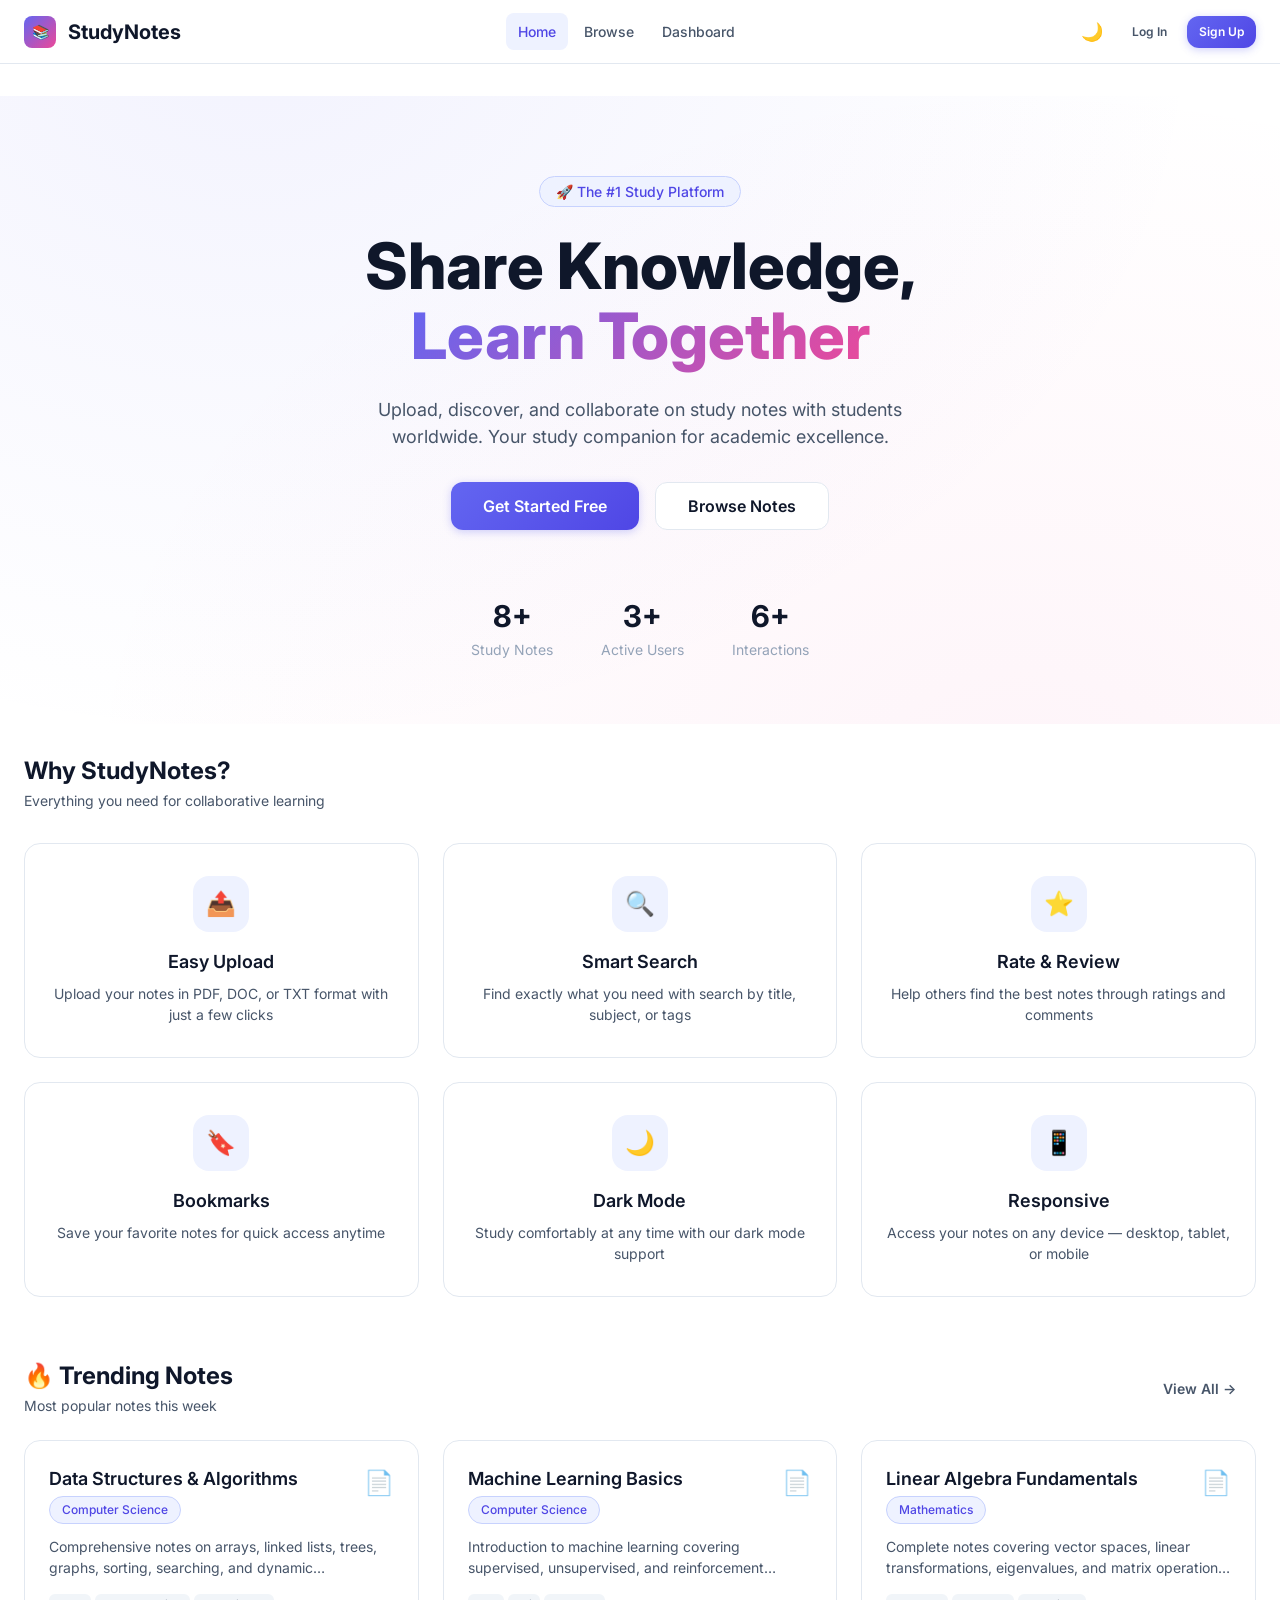
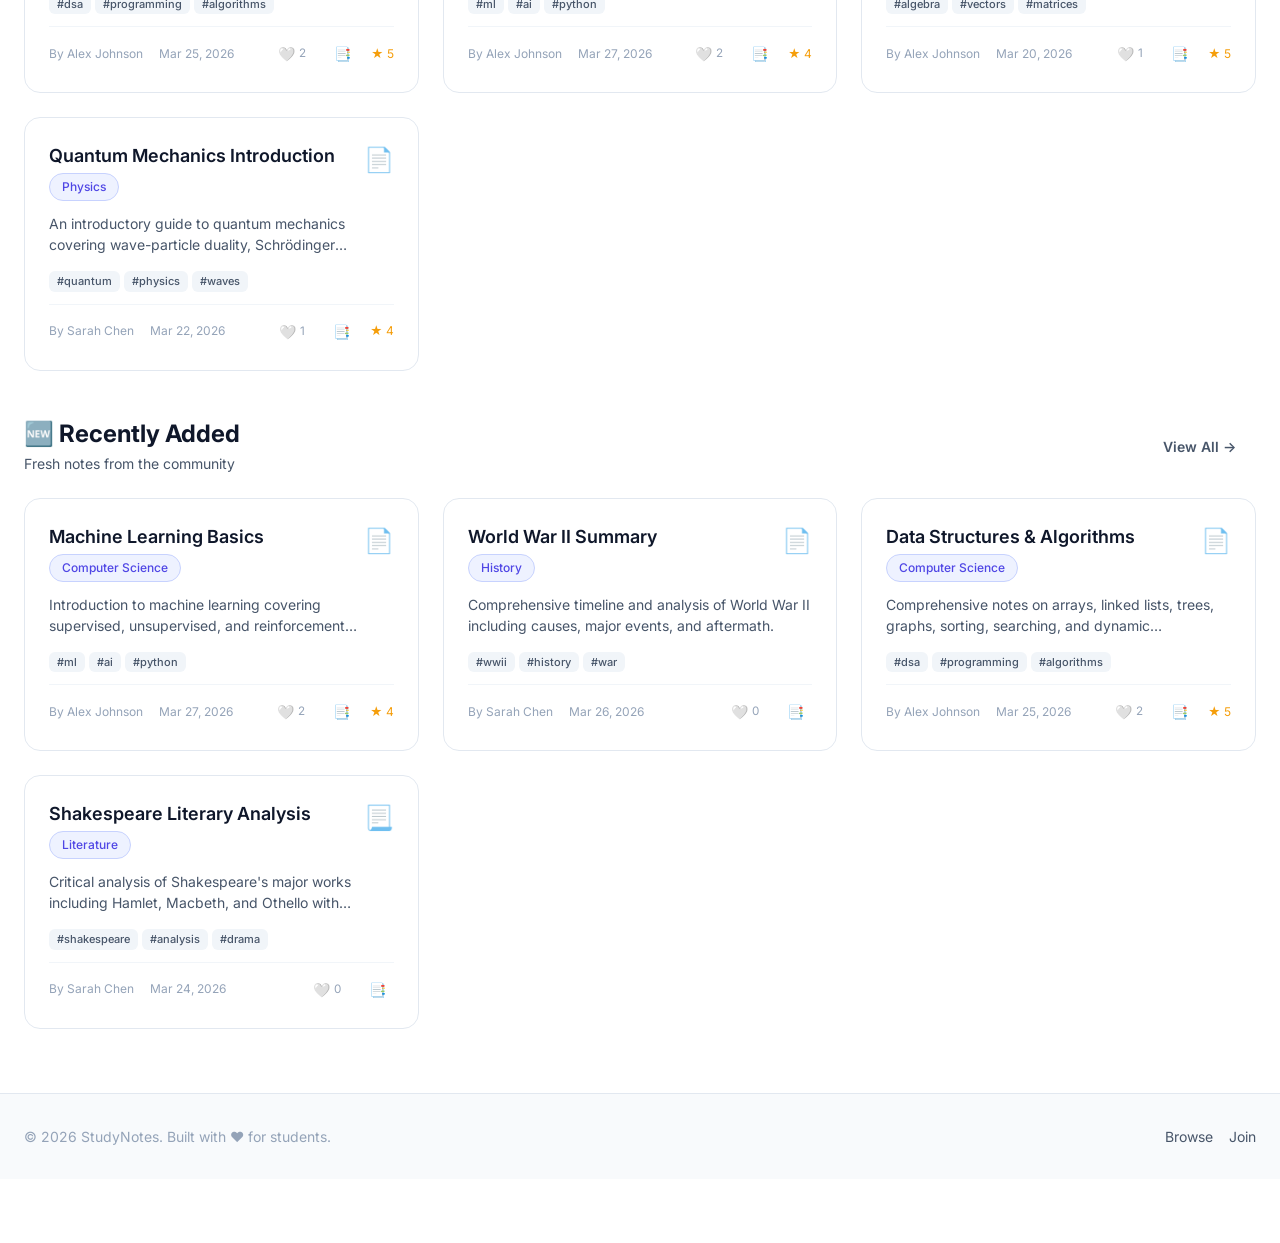
<file: index.html>
<!DOCTYPE html>
<html lang="en">
<head>
  <meta charset="UTF-8">
  <meta name="viewport" content="width=device-width, initial-scale=1.0">
  <meta name="description" content="StudyNotes — Upload, discover, and collaborate on study notes with students worldwide.">
  <title>StudyNotes — Collaborative Study Notes Platform</title>

  <!-- Google Font -->
  <link rel="preconnect" href="https://fonts.googleapis.com">
  <link rel="preconnect" href="https://fonts.gstatic.com" crossorigin>

  <!-- Stylesheets -->
  <link rel="stylesheet" href="css/variables.css">
  <link rel="stylesheet" href="css/base.css">
  <link rel="stylesheet" href="css/components.css">
  <link rel="stylesheet" href="css/components2.css">
  <link rel="stylesheet" href="css/pages.css">

  <!-- Favicon (data URI for portability) -->
  <link rel="icon" href="data:image/svg+xml,<svg xmlns='http://www.w3.org/2000/svg' viewBox='0 0 100 100'><text y='.9em' font-size='90'>📚</text></svg>">
</head>
<body>

  <!-- ===== NAVBAR ===== -->
  <nav class="navbar" id="navbar">
    <div class="navbar__inner">
      <div class="navbar__brand" onclick="App.navigate('home')">
        <div class="navbar__brand-icon">📚</div>
        <span class="hide-mobile">StudyNotes</span>
      </div>

      <div class="navbar__links hide-mobile">
        <span class="navbar__link" data-route="home" onclick="App.navigate('home')">Home</span>
        <span class="navbar__link" data-route="notes" onclick="App.navigate('notes')">Browse</span>
        <span class="navbar__link" data-route="dashboard" onclick="App.navigate('dashboard')">Dashboard</span>
        <span class="navbar__link" data-route="admin" onclick="App.navigate('admin')" style="display:none">Admin</span>
      </div>

      <div class="navbar__actions">
        <button class="theme-toggle" id="theme-toggle" title="Toggle theme">🌙</button>

        <!-- Auth links (shown when logged out) -->
        <div id="nav-auth-links" style="display:flex;gap:var(--space-2)">
          <button class="btn btn--ghost btn--sm" onclick="App.navigate('login')">Log In</button>
          <button class="btn btn--primary btn--sm" onclick="App.navigate('register')">Sign Up</button>
        </div>

        <!-- User menu (shown when logged in) -->
        <div class="navbar__user dropdown" id="nav-user-area" style="display:none">
          <div onclick="UI.toggleDropdown(this)" style="display:flex;align-items:center;gap:var(--space-2)">
            <span id="nav-user-avatar"></span>
            <div class="hide-mobile">
              <div id="nav-user-name" class="navbar__user-name"></div>
              <div id="nav-user-role" class="navbar__user-role"></div>
            </div>
            <span class="text-xs hide-mobile">▼</span>
          </div>
          <div class="dropdown__menu">
            <button class="dropdown__item" onclick="App.navigate('dashboard')">📊 Dashboard</button>
            <button class="dropdown__item" onclick="App.navigate('profile')">👤 Profile</button>
            <button class="dropdown__item" onclick="App.navigate('upload')">📤 Upload Note</button>
            <button class="dropdown__item" data-route="admin" onclick="App.navigate('admin')" style="display:none">⚙️ Admin Panel</button>
            <div class="dropdown__divider"></div>
            <button class="dropdown__item" onclick="Auth.logout()">🚪 Logout</button>
          </div>
        </div>

        <!-- Hamburger (mobile) -->
        <div class="hamburger" id="hamburger">
          <span></span><span></span><span></span>
        </div>
      </div>
    </div>
  </nav>

  <!-- ===== MOBILE MENU ===== -->
  <div class="mobile-menu" id="mobile-menu">
    <span class="navbar__link" data-route="home" onclick="App.navigate('home')">🏠 Home</span>
    <span class="navbar__link" data-route="notes" onclick="App.navigate('notes')">📚 Browse Notes</span>
    <span class="navbar__link" data-route="dashboard" onclick="App.navigate('dashboard')">📊 Dashboard</span>
    <span class="navbar__link" data-route="upload" onclick="App.navigate('upload')">📤 Upload</span>
    <span class="navbar__link" data-route="profile" onclick="App.navigate('profile')">👤 Profile</span>
    <span class="navbar__link" data-route="admin" onclick="App.navigate('admin')" style="display:none">⚙️ Admin</span>
  </div>

  <!-- ===== TOAST CONTAINER ===== -->
  <div class="toast-container" id="toast-container"></div>

  <!-- ===== MODAL ===== -->
  <div class="modal-overlay" id="modal-overlay">
    <div class="modal">
      <div class="modal__header">
        <h3 class="modal__title"></h3>
        <button class="modal__close" id="modal-close">✕</button>
      </div>
      <div class="modal__body"></div>
      <div class="modal__footer"></div>
    </div>
  </div>

  <!-- ===== PAGES ===== -->
  <main>
    <div class="page" id="page-home"></div>
    <div class="page" id="page-login"></div>
    <div class="page" id="page-register"></div>
    <div class="page" id="page-dashboard"></div>
    <div class="page" id="page-notes"></div>
    <div class="page" id="page-note-detail"></div>
    <div class="page" id="page-upload"></div>
    <div class="page" id="page-profile"></div>
    <div class="page" id="page-admin"></div>
  </main>

  <!-- ===== SCRIPTS ===== -->
  <script src="js/data.js"></script>
  <script src="js/ui.js"></script>
  <script src="js/auth.js"></script>
  <script src="js/comments.js"></script>
  <script src="js/notes.js"></script>
  <script src="js/admin.js"></script>
  <script src="js/app.js"></script>

</body>
</html>
</file>
<file: css/variables.css>
/* ============================================
   DESIGN TOKENS — Collaborative Study Notes
   ============================================ */

/* ---------- Light Theme (default) ---------- */
:root {
  /* Primary palette */
  --primary-50:  #eef2ff;
  --primary-100: #e0e7ff;
  --primary-200: #c7d2fe;
  --primary-300: #a5b4fc;
  --primary-400: #818cf8;
  --primary-500: #6366f1;
  --primary-600: #4f46e5;
  --primary-700: #4338ca;
  --primary-800: #3730a3;
  --primary-900: #312e81;

  /* Accent */
  --accent-400: #f472b6;
  --accent-500: #ec4899;
  --accent-600: #db2777;

  /* Success / Warning / Danger */
  --success-500: #22c55e;
  --success-600: #16a34a;
  --warning-500: #f59e0b;
  --warning-600: #d97706;
  --danger-500:  #ef4444;
  --danger-600:  #dc2626;

  /* Neutrals */
  --gray-50:  #f8fafc;
  --gray-100: #f1f5f9;
  --gray-200: #e2e8f0;
  --gray-300: #cbd5e1;
  --gray-400: #94a3b8;
  --gray-500: #64748b;
  --gray-600: #475569;
  --gray-700: #334155;
  --gray-800: #1e293b;
  --gray-900: #0f172a;
  --gray-950: #020617;

  /* Semantic surfaces */
  --bg-primary:    #ffffff;
  --bg-secondary:  #f8fafc;
  --bg-tertiary:   #f1f5f9;
  --bg-card:       #ffffff;
  --bg-glass:      rgba(255, 255, 255, 0.7);
  --bg-overlay:    rgba(15, 23, 42, 0.5);
  --bg-nav:        rgba(255, 255, 255, 0.85);

  --text-primary:   #0f172a;
  --text-secondary: #475569;
  --text-tertiary:  #94a3b8;
  --text-inverse:   #ffffff;

  --border-color:  #e2e8f0;
  --border-light:  #f1f5f9;

  /* Shadows */
  --shadow-xs:  0 1px 2px rgba(0,0,0,0.04);
  --shadow-sm:  0 1px 3px rgba(0,0,0,0.06), 0 1px 2px rgba(0,0,0,0.04);
  --shadow-md:  0 4px 6px -1px rgba(0,0,0,0.07), 0 2px 4px -2px rgba(0,0,0,0.05);
  --shadow-lg:  0 10px 15px -3px rgba(0,0,0,0.08), 0 4px 6px -4px rgba(0,0,0,0.04);
  --shadow-xl:  0 20px 25px -5px rgba(0,0,0,0.08), 0 8px 10px -6px rgba(0,0,0,0.04);
  --shadow-glow: 0 0 20px rgba(99, 102, 241, 0.15);

  /* Typography */
  --font-sans:  'Inter', -apple-system, BlinkMacSystemFont, 'Segoe UI', sans-serif;
  --font-mono:  'JetBrains Mono', 'Fira Code', monospace;

  --text-xs:   0.75rem;   /* 12px */
  --text-sm:   0.875rem;  /* 14px */
  --text-base: 1rem;      /* 16px */
  --text-lg:   1.125rem;  /* 18px */
  --text-xl:   1.25rem;   /* 20px */
  --text-2xl:  1.5rem;    /* 24px */
  --text-3xl:  1.875rem;  /* 30px */
  --text-4xl:  2.25rem;   /* 36px */
  --text-5xl:  3rem;      /* 48px */

  --leading-tight:  1.25;
  --leading-normal: 1.5;
  --leading-relaxed: 1.75;

  --weight-normal:   400;
  --weight-medium:   500;
  --weight-semibold: 600;
  --weight-bold:     700;
  --weight-extrabold:800;

  /* Spacing */
  --space-1:  0.25rem;
  --space-2:  0.5rem;
  --space-3:  0.75rem;
  --space-4:  1rem;
  --space-5:  1.25rem;
  --space-6:  1.5rem;
  --space-8:  2rem;
  --space-10: 2.5rem;
  --space-12: 3rem;
  --space-16: 4rem;
  --space-20: 5rem;
  --space-24: 6rem;

  /* Borders */
  --radius-sm:   0.375rem;
  --radius-md:   0.5rem;
  --radius-lg:   0.75rem;
  --radius-xl:   1rem;
  --radius-2xl:  1.5rem;
  --radius-full: 9999px;

  /* Transitions */
  --ease-default: cubic-bezier(0.4, 0, 0.2, 1);
  --ease-in:      cubic-bezier(0.4, 0, 1,   1);
  --ease-out:     cubic-bezier(0, 0, 0.2, 1);
  --ease-bounce:  cubic-bezier(0.34, 1.56, 0.64, 1);
  --duration-fast:   150ms;
  --duration-normal: 250ms;
  --duration-slow:   400ms;

  /* Layout */
  --nav-height: 4rem;
  --sidebar-width: 280px;
  --container-sm: 640px;
  --container-md: 768px;
  --container-lg: 1024px;
  --container-xl: 1280px;

  /* Z-index scale */
  --z-base:    1;
  --z-dropdown: 100;
  --z-sticky:  200;
  --z-overlay: 300;
  --z-modal:   400;
  --z-toast:   500;
}

/* ---------- Dark Theme ---------- */
[data-theme="dark"] {
  --bg-primary:    #0f172a;
  --bg-secondary:  #1e293b;
  --bg-tertiary:   #334155;
  --bg-card:       #1e293b;
  --bg-glass:      rgba(30, 41, 59, 0.8);
  --bg-overlay:    rgba(0, 0, 0, 0.6);
  --bg-nav:        rgba(15, 23, 42, 0.9);

  --text-primary:   #f1f5f9;
  --text-secondary: #94a3b8;
  --text-tertiary:  #64748b;
  --text-inverse:   #0f172a;

  --border-color:  #334155;
  --border-light:  #1e293b;

  --shadow-xs:  0 1px 2px rgba(0,0,0,0.2);
  --shadow-sm:  0 1px 3px rgba(0,0,0,0.3), 0 1px 2px rgba(0,0,0,0.2);
  --shadow-md:  0 4px 6px -1px rgba(0,0,0,0.3), 0 2px 4px -2px rgba(0,0,0,0.2);
  --shadow-lg:  0 10px 15px -3px rgba(0,0,0,0.3), 0 4px 6px -4px rgba(0,0,0,0.2);
  --shadow-xl:  0 20px 25px -5px rgba(0,0,0,0.4), 0 8px 10px -6px rgba(0,0,0,0.3);
  --shadow-glow: 0 0 25px rgba(99, 102, 241, 0.25);
}
</file>
<file: css/base.css>
/* ============================================
   BASE STYLES — Reset, Global, Utilities
   ============================================ */

@import url('https://fonts.googleapis.com/css2?family=Inter:wght@300;400;500;600;700;800&display=swap');

/* --- Reset --- */
*, *::before, *::after {
  margin: 0;
  padding: 0;
  box-sizing: border-box;
}

html {
  scroll-behavior: smooth;
  -webkit-text-size-adjust: 100%;
  font-size: 16px;
}

body {
  font-family: var(--font-sans);
  font-size: var(--text-base);
  line-height: var(--leading-normal);
  color: var(--text-primary);
  background-color: var(--bg-primary);
  min-height: 100vh;
  overflow-x: hidden;
  transition: background-color var(--duration-normal) var(--ease-default),
              color var(--duration-normal) var(--ease-default);
  -webkit-font-smoothing: antialiased;
  -moz-osx-font-smoothing: grayscale;
}

img, video, svg {
  display: block;
  max-width: 100%;
}

a {
  color: inherit;
  text-decoration: none;
}

button {
  cursor: pointer;
  font: inherit;
  border: none;
  background: none;
  color: inherit;
}

input, textarea, select {
  font: inherit;
  color: inherit;
}

ul, ol { list-style: none; }

h1, h2, h3, h4, h5, h6 {
  line-height: var(--leading-tight);
  font-weight: var(--weight-bold);
}

/* --- Scrollbar --- */
::-webkit-scrollbar { width: 6px; height: 6px; }
::-webkit-scrollbar-track { background: transparent; }
::-webkit-scrollbar-thumb {
  background: var(--gray-300);
  border-radius: var(--radius-full);
}
[data-theme="dark"] ::-webkit-scrollbar-thumb { background: var(--gray-600); }

/* --- Selection --- */
::selection {
  background: var(--primary-200);
  color: var(--primary-900);
}
[data-theme="dark"] ::selection {
  background: var(--primary-700);
  color: var(--primary-100);
}

/* --- Focus Ring --- */
:focus-visible {
  outline: 2px solid var(--primary-500);
  outline-offset: 2px;
}

/* --- Container --- */
.container {
  width: 100%;
  max-width: var(--container-xl);
  margin: 0 auto;
  padding: 0 var(--space-6);
}
.container--sm { max-width: var(--container-sm); }
.container--md { max-width: var(--container-md); }
.container--lg { max-width: var(--container-lg); }

/* --- Page wrapper --- */
.page {
  display: none;
  min-height: calc(100vh - var(--nav-height));
  padding-top: var(--space-8);
  padding-bottom: var(--space-16);
  animation: fadeIn var(--duration-slow) var(--ease-out);
}
.page.active {
  display: block;
}

/* --- Typography Utilities --- */
.text-xs   { font-size: var(--text-xs); }
.text-sm   { font-size: var(--text-sm); }
.text-base { font-size: var(--text-base); }
.text-lg   { font-size: var(--text-lg); }
.text-xl   { font-size: var(--text-xl); }
.text-2xl  { font-size: var(--text-2xl); }
.text-3xl  { font-size: var(--text-3xl); }
.text-4xl  { font-size: var(--text-4xl); }
.text-5xl  { font-size: var(--text-5xl); }

.font-medium   { font-weight: var(--weight-medium); }
.font-semibold { font-weight: var(--weight-semibold); }
.font-bold     { font-weight: var(--weight-bold); }

.text-primary   { color: var(--text-primary); }
.text-secondary { color: var(--text-secondary); }
.text-tertiary  { color: var(--text-tertiary); }

.text-center { text-align: center; }

/* --- Spacing Utilities --- */
.mt-1 { margin-top: var(--space-1); }
.mt-2 { margin-top: var(--space-2); }
.mt-3 { margin-top: var(--space-3); }
.mt-4 { margin-top: var(--space-4); }
.mt-6 { margin-top: var(--space-6); }
.mt-8 { margin-top: var(--space-8); }
.mb-2 { margin-bottom: var(--space-2); }
.mb-4 { margin-bottom: var(--space-4); }
.mb-6 { margin-bottom: var(--space-6); }
.mb-8 { margin-bottom: var(--space-8); }

/* --- Flex Utilities --- */
.flex { display: flex; }
.flex-col { flex-direction: column; }
.flex-wrap { flex-wrap: wrap; }
.items-center { align-items: center; }
.justify-center { justify-content: center; }
.justify-between { justify-content: space-between; }
.gap-1 { gap: var(--space-1); }
.gap-2 { gap: var(--space-2); }
.gap-3 { gap: var(--space-3); }
.gap-4 { gap: var(--space-4); }
.gap-6 { gap: var(--space-6); }
.gap-8 { gap: var(--space-8); }

/* --- Grid --- */
.grid { display: grid; }
.grid-cols-1 { grid-template-columns: 1fr; }
.grid-cols-2 { grid-template-columns: repeat(2, 1fr); }
.grid-cols-3 { grid-template-columns: repeat(3, 1fr); }
.grid-cols-4 { grid-template-columns: repeat(4, 1fr); }

/* --- Animations --- */
@keyframes fadeIn {
  from { opacity: 0; transform: translateY(8px); }
  to   { opacity: 1; transform: translateY(0); }
}
@keyframes fadeInUp {
  from { opacity: 0; transform: translateY(24px); }
  to   { opacity: 1; transform: translateY(0); }
}
@keyframes fadeInDown {
  from { opacity: 0; transform: translateY(-16px); }
  to   { opacity: 1; transform: translateY(0); }
}
@keyframes slideInRight {
  from { opacity: 0; transform: translateX(20px); }
  to   { opacity: 1; transform: translateX(0); }
}
@keyframes slideInLeft {
  from { opacity: 0; transform: translateX(-20px); }
  to   { opacity: 1; transform: translateX(0); }
}
@keyframes scaleIn {
  from { opacity: 0; transform: scale(0.9); }
  to   { opacity: 1; transform: scale(1); }
}
@keyframes pulse {
  0%, 100% { transform: scale(1); }
  50%      { transform: scale(1.05); }
}
@keyframes spin {
  to { transform: rotate(360deg); }
}
@keyframes shimmer {
  0%   { background-position: -200% 0; }
  100% { background-position: 200% 0; }
}
@keyframes float {
  0%, 100% { transform: translateY(0); }
  50%      { transform: translateY(-10px); }
}
@keyframes slideToast {
  from { opacity: 0; transform: translateX(100%); }
  to   { opacity: 1; transform: translateX(0); }
}
@keyframes slideToastOut {
  from { opacity: 1; transform: translateX(0); }
  to   { opacity: 0; transform: translateX(100%); }
}

.animate-fade-in     { animation: fadeIn var(--duration-normal) var(--ease-out); }
.animate-fade-in-up  { animation: fadeInUp var(--duration-slow) var(--ease-out); }
.animate-scale-in    { animation: scaleIn var(--duration-normal) var(--ease-bounce); }

/* --- Responsive --- */
@media (max-width: 1024px) {
  .grid-cols-4 { grid-template-columns: repeat(3, 1fr); }
  .grid-cols-3 { grid-template-columns: repeat(2, 1fr); }
}
@media (max-width: 768px) {
  .grid-cols-4,
  .grid-cols-3,
  .grid-cols-2 { grid-template-columns: 1fr; }
  .container { padding: 0 var(--space-4); }
  .hide-mobile { display: none !important; }
}
@media (min-width: 769px) {
  .hide-desktop { display: none !important; }
}

/* --- Misc --- */
.sr-only {
  position: absolute; width: 1px; height: 1px;
  padding: 0; margin: -1px; overflow: hidden;
  clip: rect(0,0,0,0); white-space: nowrap; border: 0;
}
.truncate {
  overflow: hidden; text-overflow: ellipsis; white-space: nowrap;
}
.line-clamp-2 {
  display: -webkit-box;
  -webkit-line-clamp: 2;
  -webkit-box-orient: vertical;
  overflow: hidden;
}
.line-clamp-3 {
  display: -webkit-box;
  -webkit-line-clamp: 3;
  -webkit-box-orient: vertical;
  overflow: hidden;
}
</file>
<file: css/components.css>
/* ============================================
   COMPONENT LIBRARY — Part 1: Core Components
   ============================================ */

/* ---- Buttons ---- */
.btn {
  display: inline-flex;
  align-items: center;
  justify-content: center;
  gap: var(--space-2);
  padding: var(--space-2) var(--space-5);
  font-size: var(--text-sm);
  font-weight: var(--weight-semibold);
  border-radius: var(--radius-lg);
  transition: all var(--duration-normal) var(--ease-default);
  white-space: nowrap;
  position: relative;
  overflow: hidden;
  height: 2.5rem;
}
.btn:active { transform: scale(0.97); }
.btn--primary {
  background: linear-gradient(135deg, var(--primary-500), var(--primary-600));
  color: white;
  box-shadow: 0 2px 8px rgba(99, 102, 241, 0.3);
}
.btn--primary:hover {
  box-shadow: 0 4px 16px rgba(99, 102, 241, 0.4);
  transform: translateY(-1px);
}
.btn--secondary {
  background: var(--bg-card);
  color: var(--text-primary);
  border: 1px solid var(--border-color);
}
.btn--secondary:hover {
  border-color: var(--primary-300);
  background: var(--bg-tertiary);
}
.btn--danger {
  background: linear-gradient(135deg, var(--danger-500), var(--danger-600));
  color: white;
  box-shadow: 0 2px 8px rgba(239, 68, 68, 0.3);
}
.btn--danger:hover { box-shadow: 0 4px 16px rgba(239, 68, 68, 0.4); transform: translateY(-1px); }
.btn--ghost { background: transparent; color: var(--text-secondary); }
.btn--ghost:hover { background: var(--bg-tertiary); color: var(--text-primary); }
.btn--icon { width: 2.5rem; padding: 0; }
.btn--sm { height: 2rem; padding: var(--space-1) var(--space-3); font-size: var(--text-xs); }
.btn--lg { height: 3rem; padding: var(--space-3) var(--space-8); font-size: var(--text-base); }

/* ---- Cards ---- */
.card {
  background: var(--bg-card);
  border: 1px solid var(--border-color);
  border-radius: var(--radius-xl);
  padding: var(--space-6);
  transition: all var(--duration-normal) var(--ease-default);
  position: relative;
}
.card:hover { box-shadow: var(--shadow-lg); transform: translateY(-2px); border-color: var(--primary-200); }
[data-theme="dark"] .card:hover { border-color: var(--primary-700); }
.card--glass { background: var(--bg-glass); backdrop-filter: blur(12px); -webkit-backdrop-filter: blur(12px); }
.card--flat { border: none; background: var(--bg-secondary); }
.card--flat:hover { background: var(--bg-tertiary); }
.card--note { cursor: pointer; overflow: hidden; }
.card--note .card__header { display: flex; align-items: flex-start; justify-content: space-between; margin-bottom: var(--space-3); }
.card--note .card__title { font-size: var(--text-lg); font-weight: var(--weight-semibold); color: var(--text-primary); margin-bottom: var(--space-1); }
.card--note .card__desc { font-size: var(--text-sm); color: var(--text-secondary); margin-bottom: var(--space-4); }
.card--note .card__meta { display: flex; align-items: center; gap: var(--space-4); font-size: var(--text-xs); color: var(--text-tertiary); }
.card--note .card__tags { display: flex; flex-wrap: wrap; gap: var(--space-1); margin-bottom: var(--space-3); }
.card--note .card__footer { display: flex; align-items: center; justify-content: space-between; padding-top: var(--space-3); border-top: 1px solid var(--border-light); margin-top: var(--space-3); }

/* ---- Stat Card ---- */
.stat-card { background: var(--bg-card); border: 1px solid var(--border-color); border-radius: var(--radius-xl); padding: var(--space-6); display: flex; align-items: center; gap: var(--space-4); transition: all var(--duration-normal) var(--ease-default); }
.stat-card:hover { box-shadow: var(--shadow-md); transform: translateY(-2px); }
.stat-card__icon { width: 3rem; height: 3rem; border-radius: var(--radius-lg); display: flex; align-items: center; justify-content: center; font-size: var(--text-xl); flex-shrink: 0; }
.stat-card__icon--primary { background: var(--primary-100); color: var(--primary-600); }
.stat-card__icon--success { background: rgba(34,197,94,0.1); color: var(--success-600); }
.stat-card__icon--warning { background: rgba(245,158,11,0.1); color: var(--warning-600); }
.stat-card__icon--accent { background: rgba(244,114,182,0.1); color: var(--accent-600); }
[data-theme="dark"] .stat-card__icon--primary { background: rgba(99,102,241,0.15); }
[data-theme="dark"] .stat-card__icon--success { background: rgba(34,197,94,0.15); }
[data-theme="dark"] .stat-card__icon--warning { background: rgba(245,158,11,0.15); }
[data-theme="dark"] .stat-card__icon--accent { background: rgba(244,114,182,0.15); }
.stat-card__value { font-size: var(--text-2xl); font-weight: var(--weight-bold); color: var(--text-primary); }
.stat-card__label { font-size: var(--text-sm); color: var(--text-secondary); }

/* ---- Forms ---- */
.form-group { margin-bottom: var(--space-5); position: relative; }
.form-group label { display: block; font-size: var(--text-sm); font-weight: var(--weight-medium); color: var(--text-secondary); margin-bottom: var(--space-2); }
.form-input { width: 100%; padding: var(--space-3) var(--space-4); background: var(--bg-secondary); border: 1.5px solid var(--border-color); border-radius: var(--radius-lg); font-size: var(--text-sm); color: var(--text-primary); transition: all var(--duration-fast) var(--ease-default); }
.form-input:focus { outline: none; border-color: var(--primary-500); box-shadow: 0 0 0 3px rgba(99,102,241,0.1); background: var(--bg-primary); }
.form-input::placeholder { color: var(--text-tertiary); }
.form-input--error { border-color: var(--danger-500); }
.form-error { font-size: var(--text-xs); color: var(--danger-500); margin-top: var(--space-1); display: none; }
.form-group.has-error .form-error { display: block; }
.form-group.has-error .form-input { border-color: var(--danger-500); }
textarea.form-input { resize: vertical; min-height: 100px; }
select.form-input { appearance: none; background-image: url("data:image/svg+xml,%3Csvg xmlns='http://www.w3.org/2000/svg' width='16' height='16' viewBox='0 0 24 24' fill='none' stroke='%2394a3b8' stroke-width='2'%3E%3Cpolyline points='6 9 12 15 18 9'%3E%3C/polyline%3E%3C/svg%3E"); background-repeat: no-repeat; background-position: right var(--space-3) center; padding-right: var(--space-10); }

/* ---- Tags / Badges ---- */
.badge { display: inline-flex; align-items: center; padding: var(--space-1) var(--space-3); font-size: var(--text-xs); font-weight: var(--weight-medium); border-radius: var(--radius-full); white-space: nowrap; }
.badge--primary { background: var(--primary-100); color: var(--primary-700); }
[data-theme="dark"] .badge--primary { background: rgba(99,102,241,0.15); color: var(--primary-300); }
.badge--subject { background: var(--primary-50); color: var(--primary-600); border: 1px solid var(--primary-200); }
[data-theme="dark"] .badge--subject { background: rgba(99,102,241,0.1); color: var(--primary-300); border-color: rgba(99,102,241,0.2); }
.badge--success { background: rgba(34,197,94,0.1); color: var(--success-600); }
.badge--warning { background: rgba(245,158,11,0.1); color: var(--warning-600); }
.badge--danger { background: rgba(239,68,68,0.1); color: var(--danger-600); }
.tag { display: inline-flex; align-items: center; gap: var(--space-1); padding: 2px var(--space-2); font-size: 0.6875rem; font-weight: var(--weight-medium); border-radius: var(--radius-sm); background: var(--bg-tertiary); color: var(--text-secondary); }

/* ---- Avatar ---- */
.avatar { width: 2.5rem; height: 2.5rem; border-radius: var(--radius-full); display: flex; align-items: center; justify-content: center; font-weight: var(--weight-semibold); font-size: var(--text-sm); color: white; flex-shrink: 0; text-transform: uppercase; }
.avatar--sm { width: 2rem; height: 2rem; font-size: var(--text-xs); }
.avatar--lg { width: 4rem; height: 4rem; font-size: var(--text-xl); }
.avatar--xl { width: 5rem; height: 5rem; font-size: var(--text-2xl); }

/* ---- Star Rating ---- */
.star-rating { display: inline-flex; gap: 2px; }
.star-rating .star { cursor: pointer; font-size: var(--text-xl); color: var(--gray-300); transition: color var(--duration-fast), transform var(--duration-fast); }
.star-rating .star.active, .star-rating .star.hovered { color: var(--warning-500); }
.star-rating .star:hover { transform: scale(1.2); }
.star-rating--sm .star { font-size: var(--text-sm); }
.star-rating--display .star { cursor: default; }
.star-rating--display .star:hover { transform: none; }
</file>
<file: css/components2.css>
/* ============================================
   COMPONENT LIBRARY — Part 2: UI Components
   ============================================ */

/* ---- Toast / Notifications ---- */
.toast-container { position: fixed; top: calc(var(--nav-height) + var(--space-4)); right: var(--space-4); z-index: var(--z-toast); display: flex; flex-direction: column; gap: var(--space-3); pointer-events: none; }
.toast { display: flex; align-items: center; gap: var(--space-3); padding: var(--space-3) var(--space-5); background: var(--bg-card); border: 1px solid var(--border-color); border-radius: var(--radius-lg); box-shadow: var(--shadow-lg); font-size: var(--text-sm); pointer-events: auto; animation: slideToast var(--duration-normal) var(--ease-out); min-width: 300px; max-width: 420px; }
.toast.removing { animation: slideToastOut var(--duration-normal) var(--ease-in) forwards; }
.toast__icon { font-size: var(--text-lg); flex-shrink: 0; }
.toast__message { flex: 1; }
.toast__close { cursor: pointer; color: var(--text-tertiary); font-size: var(--text-lg); transition: color var(--duration-fast); }
.toast__close:hover { color: var(--text-primary); }
.toast--success { border-left: 3px solid var(--success-500); }
.toast--success .toast__icon { color: var(--success-500); }
.toast--error { border-left: 3px solid var(--danger-500); }
.toast--error .toast__icon { color: var(--danger-500); }
.toast--warning { border-left: 3px solid var(--warning-500); }
.toast--warning .toast__icon { color: var(--warning-500); }
.toast--info { border-left: 3px solid var(--primary-500); }
.toast--info .toast__icon { color: var(--primary-500); }

/* ---- Modal ---- */
.modal-overlay { position: fixed; inset: 0; background: var(--bg-overlay); backdrop-filter: blur(4px); -webkit-backdrop-filter: blur(4px); z-index: var(--z-modal); display: flex; align-items: center; justify-content: center; padding: var(--space-4); opacity: 0; visibility: hidden; transition: all var(--duration-normal) var(--ease-default); }
.modal-overlay.active { opacity: 1; visibility: visible; }
.modal { background: var(--bg-card); border-radius: var(--radius-2xl); box-shadow: var(--shadow-xl); width: 100%; max-width: 500px; max-height: 85vh; overflow-y: auto; transform: scale(0.9) translateY(20px); transition: transform var(--duration-normal) var(--ease-bounce); }
.modal-overlay.active .modal { transform: scale(1) translateY(0); }
.modal__header { display: flex; align-items: center; justify-content: space-between; padding: var(--space-6); border-bottom: 1px solid var(--border-color); }
.modal__title { font-size: var(--text-lg); font-weight: var(--weight-semibold); }
.modal__close { width: 2rem; height: 2rem; display: flex; align-items: center; justify-content: center; border-radius: var(--radius-md); color: var(--text-tertiary); transition: all var(--duration-fast); }
.modal__close:hover { background: var(--bg-tertiary); color: var(--text-primary); }
.modal__body { padding: var(--space-6); }
.modal__footer { display: flex; justify-content: flex-end; gap: var(--space-3); padding: var(--space-4) var(--space-6); border-top: 1px solid var(--border-color); }

/* ---- Navbar ---- */
.navbar { position: fixed; top: 0; left: 0; right: 0; height: var(--nav-height); background: var(--bg-nav); backdrop-filter: blur(12px); -webkit-backdrop-filter: blur(12px); border-bottom: 1px solid var(--border-color); z-index: var(--z-sticky); transition: background var(--duration-normal), border-color var(--duration-normal); }
.navbar__inner { max-width: var(--container-xl); margin: 0 auto; height: 100%; display: flex; align-items: center; justify-content: space-between; padding: 0 var(--space-6); }
.navbar__brand { display: flex; align-items: center; gap: var(--space-3); font-size: var(--text-xl); font-weight: var(--weight-bold); color: var(--text-primary); cursor: pointer; }
.navbar__brand-icon { width: 2rem; height: 2rem; background: linear-gradient(135deg, var(--primary-500), var(--accent-500)); border-radius: var(--radius-md); display: flex; align-items: center; justify-content: center; color: white; font-size: var(--text-sm); }
.navbar__links { display: flex; align-items: center; gap: var(--space-1); }
.navbar__link { padding: var(--space-2) var(--space-3); font-size: var(--text-sm); font-weight: var(--weight-medium); color: var(--text-secondary); border-radius: var(--radius-md); transition: all var(--duration-fast); cursor: pointer; }
.navbar__link:hover, .navbar__link.active { color: var(--primary-600); background: var(--primary-50); }
[data-theme="dark"] .navbar__link:hover, [data-theme="dark"] .navbar__link.active { background: rgba(99,102,241,0.1); color: var(--primary-300); }
.navbar__actions { display: flex; align-items: center; gap: var(--space-2); }
.navbar__user { display: flex; align-items: center; gap: var(--space-3); padding: var(--space-1) var(--space-3); border-radius: var(--radius-lg); cursor: pointer; transition: background var(--duration-fast); position: relative; }
.navbar__user:hover { background: var(--bg-tertiary); }
.navbar__user-name { font-size: var(--text-sm); font-weight: var(--weight-medium); }
.navbar__user-role { font-size: var(--text-xs); color: var(--text-tertiary); }
.theme-toggle { width: 2.5rem; height: 2.5rem; display: flex; align-items: center; justify-content: center; border-radius: var(--radius-lg); color: var(--text-secondary); transition: all var(--duration-fast); font-size: var(--text-lg); }
.theme-toggle:hover { background: var(--bg-tertiary); color: var(--text-primary); }

/* Hamburger */
.hamburger { display: none; flex-direction: column; gap: 5px; width: 24px; cursor: pointer; padding: var(--space-2); }
.hamburger span { display: block; width: 100%; height: 2px; background: var(--text-primary); border-radius: 2px; transition: all var(--duration-normal); }
.mobile-menu { display: none; position: fixed; top: var(--nav-height); left: 0; right: 0; background: var(--bg-card); border-bottom: 1px solid var(--border-color); padding: var(--space-4); z-index: var(--z-dropdown); animation: fadeInDown var(--duration-normal) var(--ease-out); }
.mobile-menu.active { display: block; }
.mobile-menu .navbar__link { display: block; padding: var(--space-3) var(--space-4); border-radius: var(--radius-md); }
@media (max-width: 768px) { .navbar__links, .navbar__user { display: none; } .hamburger { display: flex; } }

/* ---- Search Bar ---- */
.search-bar { position: relative; max-width: 480px; width: 100%; }
.search-bar__icon { position: absolute; left: var(--space-4); top: 50%; transform: translateY(-50%); color: var(--text-tertiary); pointer-events: none; }
.search-bar__input { width: 100%; padding: var(--space-3) var(--space-4) var(--space-3) var(--space-10); background: var(--bg-secondary); border: 1.5px solid var(--border-color); border-radius: var(--radius-full); font-size: var(--text-sm); color: var(--text-primary); transition: all var(--duration-fast); }
.search-bar__input:focus { outline: none; border-color: var(--primary-500); box-shadow: 0 0 0 3px rgba(99,102,241,0.1); background: var(--bg-primary); }

/* ---- Pagination ---- */
.pagination { display: flex; align-items: center; justify-content: center; gap: var(--space-1); margin-top: var(--space-8); }
.pagination__btn { width: 2.5rem; height: 2.5rem; display: flex; align-items: center; justify-content: center; border-radius: var(--radius-md); font-size: var(--text-sm); font-weight: var(--weight-medium); color: var(--text-secondary); transition: all var(--duration-fast); cursor: pointer; }
.pagination__btn:hover { background: var(--bg-tertiary); color: var(--text-primary); }
.pagination__btn.active { background: var(--primary-500); color: white; }
.pagination__btn:disabled { opacity: 0.4; cursor: not-allowed; }

/* ---- Empty State ---- */
.empty-state { text-align: center; padding: var(--space-16) var(--space-4); }
.empty-state__icon { font-size: 3rem; margin-bottom: var(--space-4); opacity: 0.5; }
.empty-state__title { font-size: var(--text-xl); font-weight: var(--weight-semibold); margin-bottom: var(--space-2); color: var(--text-primary); }
.empty-state__desc { font-size: var(--text-sm); color: var(--text-secondary); max-width: 400px; margin: 0 auto; }

/* ---- File Upload ---- */
.file-upload { border: 2px dashed var(--border-color); border-radius: var(--radius-xl); padding: var(--space-8) var(--space-6); text-align: center; cursor: pointer; transition: all var(--duration-fast); background: var(--bg-secondary); }
.file-upload:hover, .file-upload.drag-over { border-color: var(--primary-400); background: var(--primary-50); }
[data-theme="dark"] .file-upload:hover, [data-theme="dark"] .file-upload.drag-over { background: rgba(99,102,241,0.05); }
.file-upload__icon { font-size: 2.5rem; color: var(--text-tertiary); margin-bottom: var(--space-3); }
.file-upload__text { font-size: var(--text-sm); color: var(--text-secondary); }
.file-upload__text strong { color: var(--primary-500); }
.file-upload__hint { font-size: var(--text-xs); color: var(--text-tertiary); margin-top: var(--space-2); }
.file-upload__preview { display: flex; align-items: center; gap: var(--space-3); margin-top: var(--space-4); padding: var(--space-3) var(--space-4); background: var(--bg-primary); border: 1px solid var(--border-color); border-radius: var(--radius-md); text-align: left; }
.file-upload__preview-name { font-size: var(--text-sm); font-weight: var(--weight-medium); flex: 1; }
.file-upload__preview-size { font-size: var(--text-xs); color: var(--text-tertiary); }
.file-upload__preview-remove { color: var(--danger-500); cursor: pointer; font-size: var(--text-lg); }

/* ---- Comment ---- */
.comment { display: flex; gap: var(--space-3); padding: var(--space-4) 0; border-bottom: 1px solid var(--border-light); }
.comment:last-child { border-bottom: none; }
.comment__body { flex: 1; }
.comment__header { display: flex; align-items: center; gap: var(--space-2); margin-bottom: var(--space-1); }
.comment__author { font-size: var(--text-sm); font-weight: var(--weight-semibold); }
.comment__date { font-size: var(--text-xs); color: var(--text-tertiary); }
.comment__text { font-size: var(--text-sm); color: var(--text-secondary); line-height: var(--leading-relaxed); }
.comment__actions { display: flex; gap: var(--space-3); margin-top: var(--space-2); }
.comment__action { font-size: var(--text-xs); color: var(--text-tertiary); cursor: pointer; transition: color var(--duration-fast); }
.comment__action:hover { color: var(--danger-500); }

/* ---- Table ---- */
.table-wrapper { overflow-x: auto; border: 1px solid var(--border-color); border-radius: var(--radius-xl); }
.table { width: 100%; border-collapse: collapse; }
.table th { text-align: left; padding: var(--space-3) var(--space-4); font-size: var(--text-xs); font-weight: var(--weight-semibold); color: var(--text-secondary); text-transform: uppercase; letter-spacing: 0.05em; background: var(--bg-secondary); border-bottom: 1px solid var(--border-color); }
.table td { padding: var(--space-3) var(--space-4); font-size: var(--text-sm); border-bottom: 1px solid var(--border-light); }
.table tr:last-child td { border-bottom: none; }
.table tr:hover td { background: var(--bg-secondary); }

/* ---- Section Header ---- */
.section-header { display: flex; align-items: center; justify-content: space-between; margin-bottom: var(--space-6); }
.section-title { font-size: var(--text-2xl); font-weight: var(--weight-bold); }
.section-subtitle { font-size: var(--text-sm); color: var(--text-secondary); margin-top: var(--space-1); }

/* ---- Tabs ---- */
.tabs { display: flex; gap: var(--space-1); border-bottom: 1px solid var(--border-color); margin-bottom: var(--space-6); overflow-x: auto; }
.tab { padding: var(--space-3) var(--space-4); font-size: var(--text-sm); font-weight: var(--weight-medium); color: var(--text-secondary); cursor: pointer; border-bottom: 2px solid transparent; transition: all var(--duration-fast); white-space: nowrap; }
.tab:hover { color: var(--text-primary); }
.tab.active { color: var(--primary-600); border-bottom-color: var(--primary-500); }
[data-theme="dark"] .tab.active { color: var(--primary-400); }

/* ---- Dropdown ---- */
.dropdown { position: relative; }
.dropdown__menu { position: absolute; top: calc(100% + var(--space-2)); right: 0; min-width: 200px; background: var(--bg-card); border: 1px solid var(--border-color); border-radius: var(--radius-lg); box-shadow: var(--shadow-lg); z-index: var(--z-dropdown); opacity: 0; visibility: hidden; transform: translateY(-8px); transition: all var(--duration-fast) var(--ease-default); overflow: hidden; }
.dropdown.active .dropdown__menu { opacity: 1; visibility: visible; transform: translateY(0); }
.dropdown__item { display: flex; align-items: center; gap: var(--space-3); padding: var(--space-3) var(--space-4); font-size: var(--text-sm); color: var(--text-secondary); cursor: pointer; transition: all var(--duration-fast); width: 100%; text-align: left; }
.dropdown__item:hover { background: var(--bg-secondary); color: var(--text-primary); }
.dropdown__divider { height: 1px; background: var(--border-color); margin: var(--space-1) 0; }

/* ---- Footer ---- */
.footer { background: var(--bg-secondary); border-top: 1px solid var(--border-color); padding: var(--space-8) 0; margin-top: var(--space-16); }
.footer__inner { max-width: var(--container-xl); margin: 0 auto; padding: 0 var(--space-6); display: flex; align-items: center; justify-content: space-between; }
.footer__text { font-size: var(--text-sm); color: var(--text-tertiary); }
.footer__links { display: flex; gap: var(--space-4); }
.footer__link { font-size: var(--text-sm); color: var(--text-secondary); transition: color var(--duration-fast); }
.footer__link:hover { color: var(--primary-500); }
@media (max-width: 768px) { .footer__inner { flex-direction: column; gap: var(--space-4); text-align: center; } }

/* ---- Action Buttons ---- */
.action-btn { display: inline-flex; align-items: center; gap: var(--space-1); padding: var(--space-1) var(--space-2); font-size: var(--text-sm); color: var(--text-tertiary); border-radius: var(--radius-md); cursor: pointer; transition: all var(--duration-fast); }
.action-btn:hover { color: var(--text-secondary); background: var(--bg-tertiary); }
.action-btn.active { color: var(--primary-500); }
.action-btn.liked { color: var(--danger-500); }
.action-btn.bookmarked { color: var(--warning-500); }
</file>
<file: css/pages.css>
/* ============================================
   PAGE-SPECIFIC LAYOUTS
   ============================================ */

/* ---- Main Content (below navbar) ---- */
main { padding-top: var(--nav-height); }

/* ---- Landing / Hero ---- */
.hero {
  text-align: center;
  padding: var(--space-20) var(--space-4) var(--space-16);
  position: relative;
  overflow: hidden;
}
.hero::before {
  content: '';
  position: absolute;
  top: -50%;
  left: -25%;
  width: 150%;
  height: 200%;
  background: radial-gradient(ellipse at 30% 20%, rgba(99,102,241,0.08) 0%, transparent 50%),
              radial-gradient(ellipse at 70% 80%, rgba(236,72,153,0.06) 0%, transparent 50%);
  pointer-events: none;
  z-index: -1;
}
.hero__badge {
  display: inline-flex;
  align-items: center;
  gap: var(--space-2);
  padding: var(--space-1) var(--space-4);
  background: var(--primary-50);
  border: 1px solid var(--primary-200);
  border-radius: var(--radius-full);
  font-size: var(--text-sm);
  font-weight: var(--weight-medium);
  color: var(--primary-600);
  margin-bottom: var(--space-6);
  animation: fadeInUp 0.6s var(--ease-out);
}
[data-theme="dark"] .hero__badge {
  background: rgba(99,102,241,0.1);
  border-color: rgba(99,102,241,0.2);
  color: var(--primary-300);
}
.hero__title {
  font-size: clamp(2.5rem, 5vw, 4rem);
  font-weight: var(--weight-extrabold);
  line-height: 1.1;
  margin-bottom: var(--space-6);
  animation: fadeInUp 0.6s var(--ease-out) 0.1s both;
}
.hero__title span {
  background: linear-gradient(135deg, var(--primary-500), var(--accent-500));
  -webkit-background-clip: text;
  -webkit-text-fill-color: transparent;
  background-clip: text;
}
.hero__desc {
  font-size: var(--text-lg);
  color: var(--text-secondary);
  max-width: 600px;
  margin: 0 auto var(--space-8);
  animation: fadeInUp 0.6s var(--ease-out) 0.2s both;
}
.hero__actions {
  display: flex;
  align-items: center;
  justify-content: center;
  gap: var(--space-4);
  animation: fadeInUp 0.6s var(--ease-out) 0.3s both;
}
.hero__stats {
  display: flex;
  justify-content: center;
  gap: var(--space-12);
  margin-top: var(--space-16);
  animation: fadeInUp 0.6s var(--ease-out) 0.4s both;
}
.hero__stat-value {
  font-size: var(--text-3xl);
  font-weight: var(--weight-bold);
  color: var(--text-primary);
}
.hero__stat-label {
  font-size: var(--text-sm);
  color: var(--text-tertiary);
}
@media (max-width: 768px) {
  .hero { padding: var(--space-12) var(--space-4) var(--space-8); }
  .hero__actions { flex-direction: column; }
  .hero__stats { gap: var(--space-6); flex-wrap: wrap; }
}

/* ---- Features Grid ---- */
.features-grid {
  display: grid;
  grid-template-columns: repeat(3, 1fr);
  gap: var(--space-6);
  margin-top: var(--space-8);
}
.feature-card {
  text-align: center;
  padding: var(--space-8) var(--space-6);
}
.feature-card__icon {
  width: 3.5rem;
  height: 3.5rem;
  margin: 0 auto var(--space-4);
  border-radius: var(--radius-xl);
  display: flex;
  align-items: center;
  justify-content: center;
  font-size: var(--text-2xl);
  background: var(--primary-50);
  color: var(--primary-500);
}
[data-theme="dark"] .feature-card__icon {
  background: rgba(99,102,241,0.1);
}
.feature-card__title {
  font-size: var(--text-lg);
  font-weight: var(--weight-semibold);
  margin-bottom: var(--space-2);
}
.feature-card__desc {
  font-size: var(--text-sm);
  color: var(--text-secondary);
}
@media (max-width: 768px) {
  .features-grid { grid-template-columns: 1fr; }
}

/* ---- Auth Pages ---- */
.auth-page {
  display: flex;
  align-items: center;
  justify-content: center;
  min-height: calc(100vh - var(--nav-height));
  padding: var(--space-8) var(--space-4);
}
.auth-card {
  width: 100%;
  max-width: 440px;
  padding: var(--space-8);
}
.auth-card__header {
  text-align: center;
  margin-bottom: var(--space-8);
}
.auth-card__title {
  font-size: var(--text-2xl);
  margin-bottom: var(--space-2);
}
.auth-card__subtitle {
  font-size: var(--text-sm);
  color: var(--text-secondary);
}
.auth-card__footer {
  text-align: center;
  margin-top: var(--space-6);
  font-size: var(--text-sm);
  color: var(--text-secondary);
}
.auth-card__footer a {
  color: var(--primary-500);
  font-weight: var(--weight-medium);
  cursor: pointer;
}

/* ---- Dashboard ---- */
.dashboard-header {
  margin-bottom: var(--space-8);
}
.dashboard-header__greeting {
  font-size: var(--text-3xl);
  font-weight: var(--weight-bold);
  margin-bottom: var(--space-2);
}
.dashboard-header__subtitle {
  font-size: var(--text-base);
  color: var(--text-secondary);
}
.dashboard-stats {
  display: grid;
  grid-template-columns: repeat(4, 1fr);
  gap: var(--space-4);
  margin-bottom: var(--space-8);
}
@media (max-width: 1024px) { .dashboard-stats { grid-template-columns: repeat(2, 1fr); } }
@media (max-width: 640px) { .dashboard-stats { grid-template-columns: 1fr; } }

/* ---- Notes Grid ---- */
.notes-toolbar {
  display: flex;
  align-items: center;
  justify-content: space-between;
  gap: var(--space-4);
  margin-bottom: var(--space-6);
  flex-wrap: wrap;
}
.notes-toolbar__filters {
  display: flex;
  align-items: center;
  gap: var(--space-3);
  flex-wrap: wrap;
}
.notes-grid {
  display: grid;
  grid-template-columns: repeat(3, 1fr);
  gap: var(--space-6);
}
@media (max-width: 1024px) { .notes-grid { grid-template-columns: repeat(2, 1fr); } }
@media (max-width: 640px) { .notes-grid { grid-template-columns: 1fr; } }

/* ---- Note Detail ---- */
.note-detail { max-width: 800px; margin: 0 auto; }
.note-detail__header { margin-bottom: var(--space-6); }
.note-detail__back { display: inline-flex; align-items: center; gap: var(--space-2); font-size: var(--text-sm); color: var(--text-secondary); cursor: pointer; margin-bottom: var(--space-4); transition: color var(--duration-fast); }
.note-detail__back:hover { color: var(--primary-500); }
.note-detail__title { font-size: var(--text-3xl); font-weight: var(--weight-bold); margin-bottom: var(--space-3); }
.note-detail__meta { display: flex; align-items: center; flex-wrap: wrap; gap: var(--space-4); color: var(--text-secondary); font-size: var(--text-sm); margin-bottom: var(--space-4); }
.note-detail__desc { font-size: var(--text-base); color: var(--text-secondary); line-height: var(--leading-relaxed); margin-bottom: var(--space-6); }
.note-detail__actions { display: flex; align-items: center; gap: var(--space-3); padding: var(--space-4) 0; border-top: 1px solid var(--border-color); border-bottom: 1px solid var(--border-color); margin-bottom: var(--space-8); }
.note-detail__file-info {
  display: flex;
  align-items: center;
  gap: var(--space-4);
  padding: var(--space-4) var(--space-6);
  background: var(--bg-secondary);
  border-radius: var(--radius-lg);
  margin-bottom: var(--space-8);
}
.note-detail__file-icon { font-size: var(--text-2xl); }
.note-detail__file-name { font-weight: var(--weight-medium); }
.note-detail__file-size { font-size: var(--text-sm); color: var(--text-tertiary); }

/* ---- Upload Page ---- */
.upload-page { max-width: 700px; margin: 0 auto; }
.upload-page__header { margin-bottom: var(--space-8); }

/* ---- Profile Page ---- */
.profile-page { max-width: 800px; margin: 0 auto; }
.profile-header {
  display: flex;
  align-items: center;
  gap: var(--space-6);
  margin-bottom: var(--space-8);
  padding: var(--space-8);
}
.profile-header__info { flex: 1; }
.profile-header__name { font-size: var(--text-2xl); font-weight: var(--weight-bold); margin-bottom: var(--space-1); }
.profile-header__email { font-size: var(--text-sm); color: var(--text-secondary); margin-bottom: var(--space-2); }
.profile-header__role { display: inline-block; }
.profile-tabs { margin-bottom: var(--space-6); }

/* ---- Admin Panel ---- */
.admin-section { margin-bottom: var(--space-8); }
.admin-section__header {
  display: flex;
  align-items: center;
  justify-content: space-between;
  margin-bottom: var(--space-4);
}
</file>
